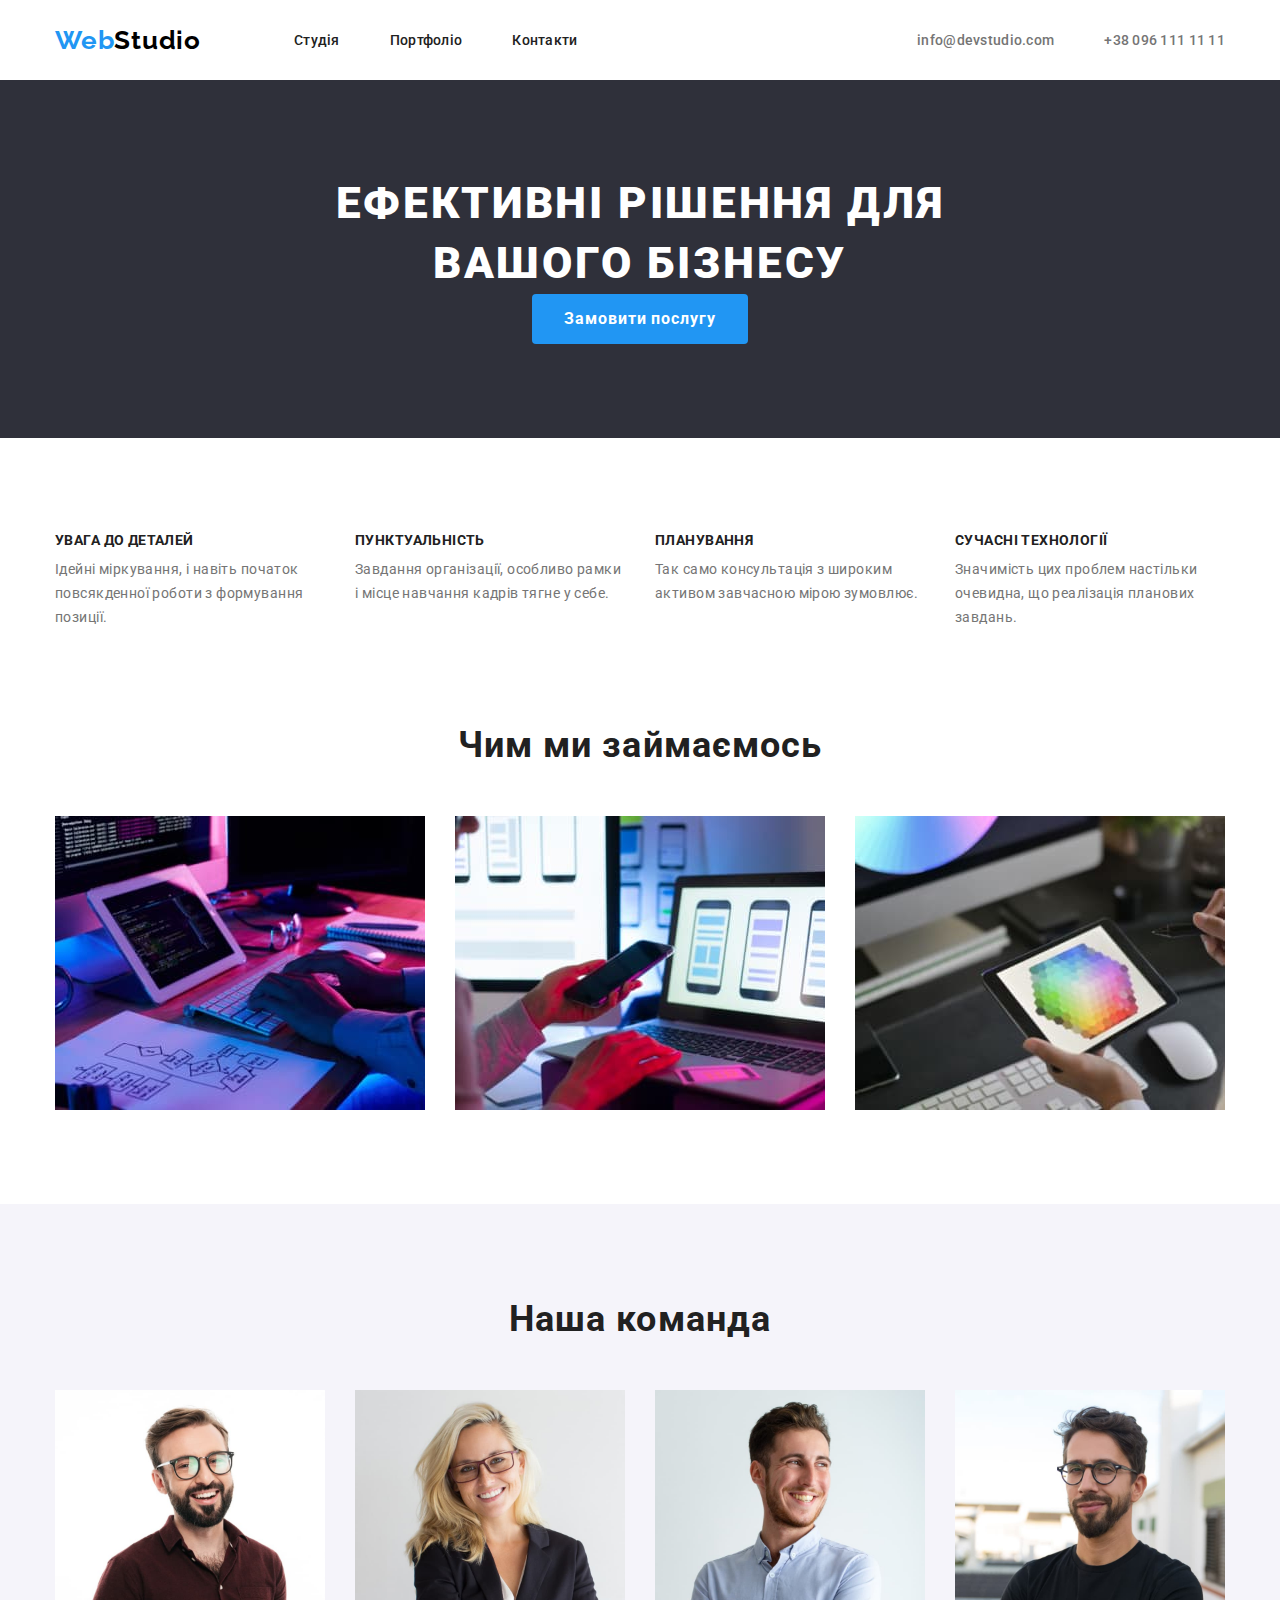
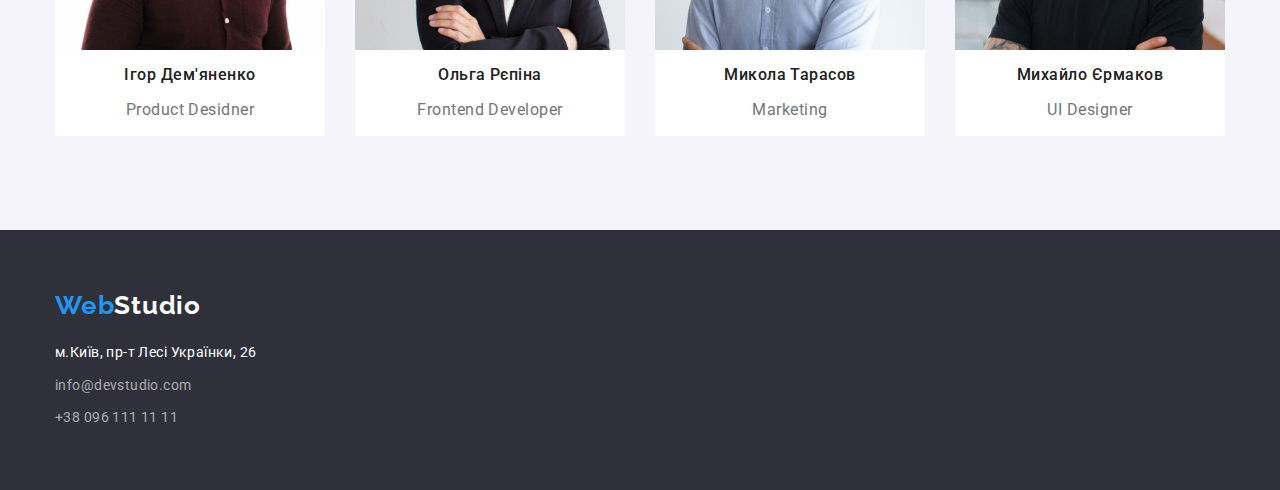
<file: index.html>
<!DOCTYPE html>
<html lang="uk">
<head>
    <meta charset="UTF-8">
    <meta http-equiv="X-UA-Compatible" content="IE=edge">
    <meta name="viewport" content="width=device-width, initial-scale=1.0">
    <title>Студія</title>
    <link rel="preconnect" href="https://fonts.googleapis.com">
    <link rel="preconnect" href="https://fonts.gstatic.com" crossorigin>
    <link href="https://fonts.googleapis.com/css2?family=Oleo+Script&family=Raleway:wght@700&family=Roboto:wght@400;500;700;900&display=swap" rel="stylesheet">
    <link rel="stylesheet" href="https://cdnjs.cloudflare.com/ajax/libs/modern-normalize/1.1.0/modern-normalize.min.css">
    <link rel="stylesheet" href="./css/styles.css">
</head>
<body>
    <header class="header">
     <div class="container"> 
        <div class="box-header">
            <nav class="nav">
          
                <a class="logo" href="./index.html">
                <span class="web">Web</span>Studio      
                </a>
                <ul class="header-ul">
                    <li class="header-list"><a class="header-link" href="./index.html">Студія</a></li>
                    <li class="header-list"><a class="header-link" href="./portfolio.html">Портфоліо</a></li>
                    <li class="header-list"><a class="header-link" href="./index.html">Контакти</a></li>
                </ul>
        </nav>
        <ul class="header-ul-contacts">
         <li class="header-nav"><a class="header-nav-link" href="mailto:info@devstudio.com">info@devstudio.com</a></li>
         <li class="header-nav"><a class="header-nav-link" href="tel:+380961111111">+38 096 111 11 11</a></li>
        </ul>
        </div>
     </div>

         
    </header>
   <main class="main">
    
    <section class="section-first">
        <div class="container"><h1 class="title-h1">Ефективні рішення для вашого бізнесу</h1>
            <button class="btn" type="button">Замовити послугу</button>
        </div>
    </section>   
    
    <section class="section-second-benefits">
       <div class="container">
         <!--Заголовок Н2 у подальшому буде приховано-->
         <h2 class="visually-hidden">Наші переваги</h2>

         <ul  class="benefits-list">
             <li class="main-list">
                 <h3 class="main-list-title">Увага до деталей</h3>
                 <p class="main-list-text">Ідейні міркування, і навіть початок повсякденної роботи з формування позиції.</p>
             </li>
             <li class="main-list">
                 <h3 class="main-list-title">Пунктуальність</h3>
                 <p class="main-list-text">Завдання організації, особливо рамки і місце навчання кадрів тягне у себе.</p>
             </li>
             <li class="main-list">
                 <h3 class="main-list-title">Планування</h3>
                 <p class="main-list-text">Так само консультація з широким активом завчасною мірою зумовлює.</p>
             </li>
             <li class="main-list">
                 <h3 class="main-list-title">Сучасні технології</h3>
                 <p class="main-list-text">Значимість цих проблем настільки очевидна, що реалізація планових завдань.</p>
             </li>
         </ul>
       </div>

       
    </section>
    <section class="section-second">
       <div class="container">
        
        <h2 class="title-h2">Чим ми займаємось</h2>
        <ul class="work-list">
            <li class="work-list-item"><img src="./images/img.jpg" alt="Хлопець працює з кодом" width="370"></li>
            <li class="work-list-item"><img src="./images/img-1.jpg" alt="Людина працює з комп'ютером" width="370"></li>
            <li class="work-list-item"><img src="./images/img-2.jpg" alt="Людина працює з планшетом" width="370"></li>
        </ul>
       </div>
    </section>
    <section class="section-third">
        <div class="container">
            <h2 class="title-h2-second">Наша команда</h2>
        <ul class="team-list">
            <li class="main-list">
                <img src="./images/img-3.jpg" alt="Зображення Ігоря Дем'яненка" width="270">
                <h3 class="main-list-title-h3">Ігор Дем'яненко</h3>
                <p class="main-list-txt">Product Desidner</p>
            </li>
            <li class="main-list">
                <img src="./images/img-4.jpg" alt="Зображення Ольги Рєпіної" width="270">
                <h3 class="main-list-title-h3">Ольга Рєпіна</h3>
                <p class="main-list-txt">Frontend Developer</p>
            </li>
            <li class="main-list">
                <img src="./images/img-5.jpg" alt="Зображення Миколи Тарасова" width="270">
                <h3 class="main-list-title-h3">Микола Тарасов</h3>
                <p class="main-list-txt">Marketing</p>
            </li>
            <li class="main-list">
                <img src="./images/img-6.jpg" alt="Зображення Михайла Єрмакова" width="270">
                <h3 class="main-list-title-h3">Михайло Єрмаков</h3>
                <p class="main-list-txt">UI Designer</p>
            </li>
        </ul>
        </div>
       
    </section>
   </main>
   <footer class="footer">
   <div class="container">
    <a class="logo-footer" href="./index.html"><span class="web">Web</span>Studio </a>
    <address class="address">
     <ul>
      <li class="footer-item">
          <a class="address-link"  href="https://goo.gl/maps/s2ohjZvprKdZfxi8A" 
          target="_blank"
          rel="noopener noreferrer nofollow">
              м.Київ, пр-т Лесі Українки, 26 </a>  
      </li>
      <li class="footer-item"><a class="footer-link" href="mailto:info@devstudio.com">info@devstudio.com</a></li>
      <li class="footer-item"><a class="footer-link" href="tel:+380961111111">+38 096 111 11 11</a></li>
     </ul>
    </address>
   </div>
   </footer>
    
</body>
</html>
</file>
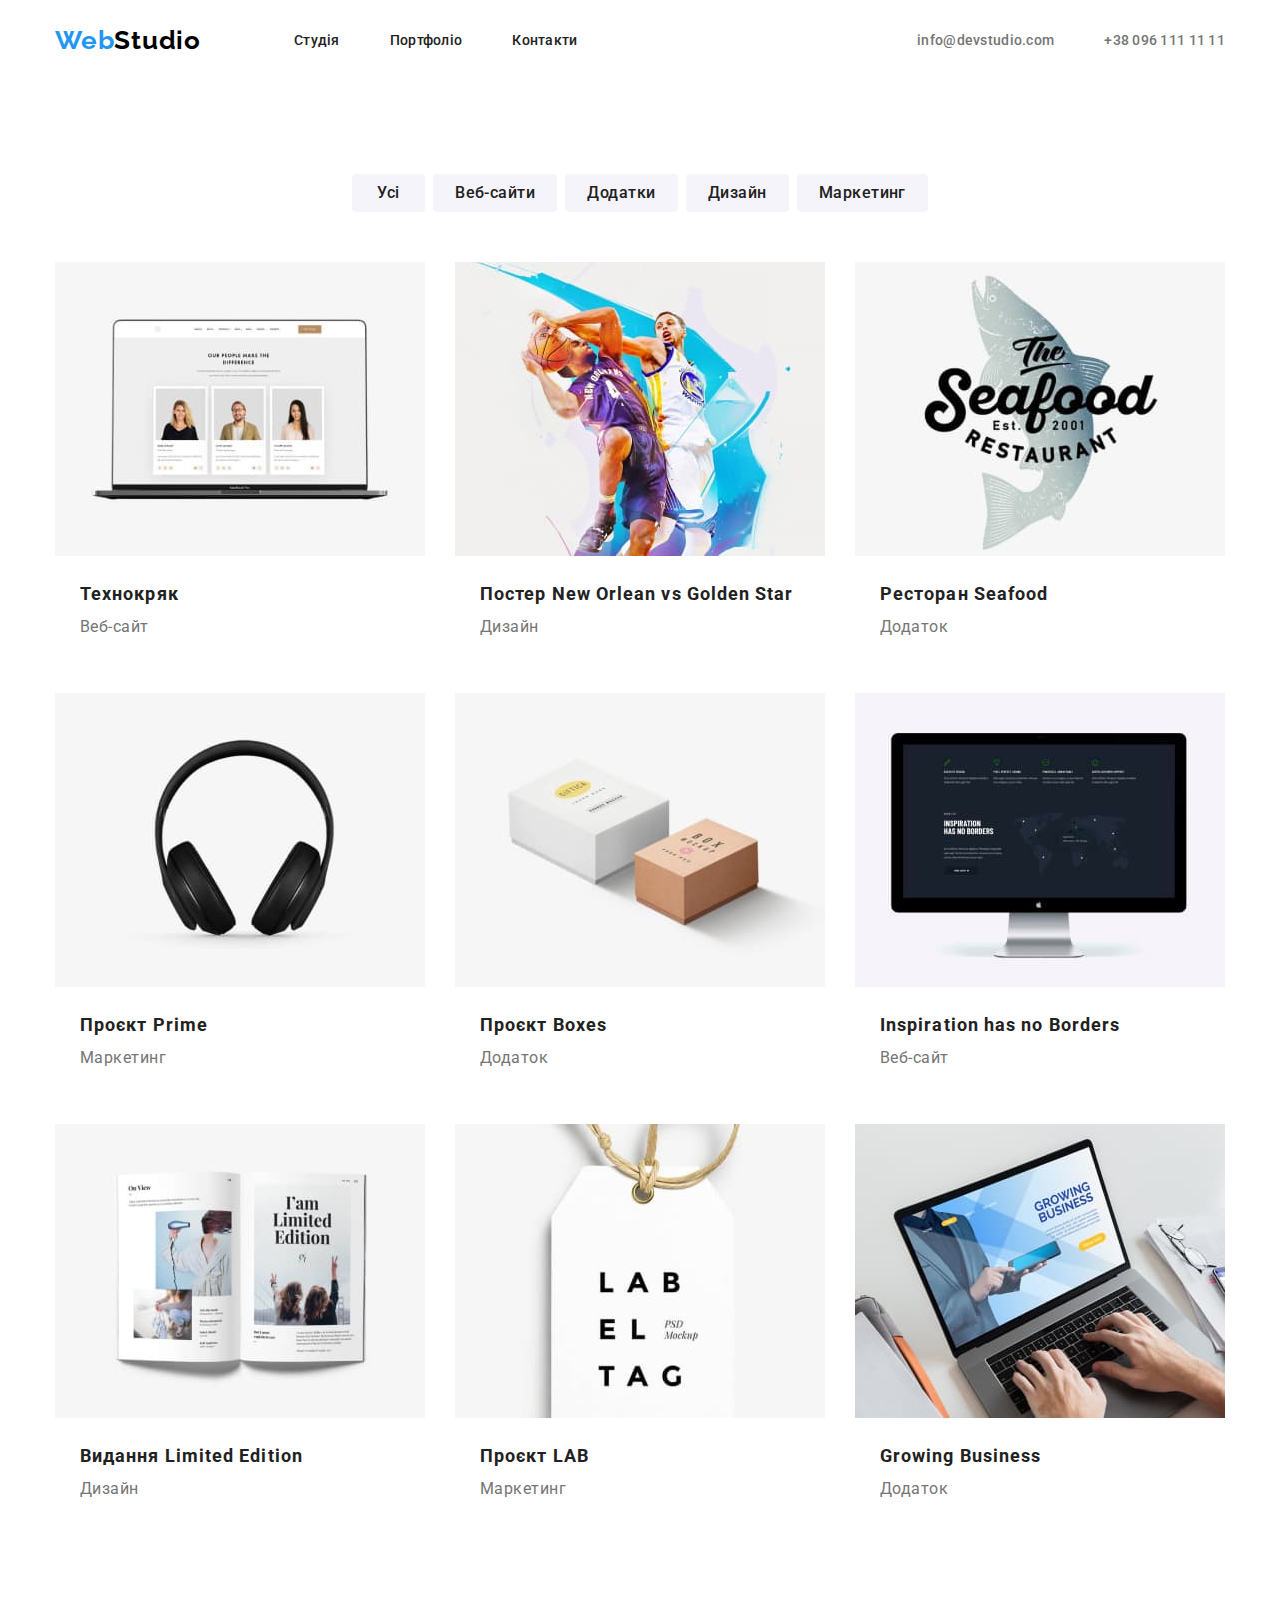
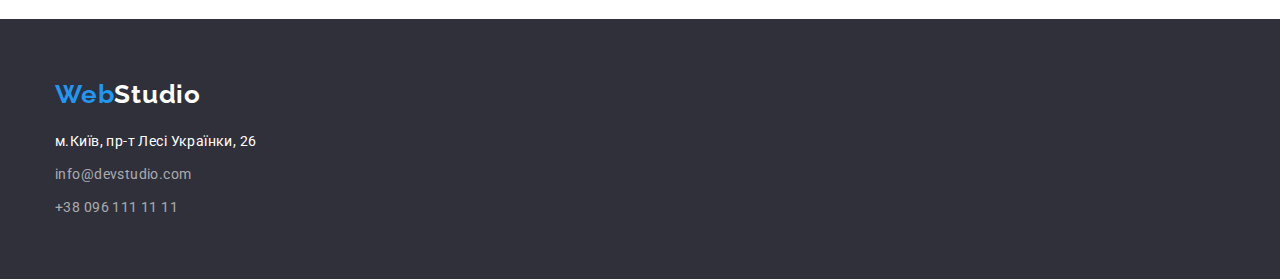
<file: portfolio.html>
<!DOCTYPE html>
<html lang="uk">
<head>
    <meta charset="UTF-8">
    <meta http-equiv="X-UA-Compatible" content="IE=edge">
    <meta name="viewport" content="width=device-width, initial-scale=1.0">
    <title>Portfolio</title>
    <link rel="preconnect" href="https://fonts.googleapis.com">
    <link rel="preconnect" href="https://fonts.gstatic.com" crossorigin>
    <link href="https://fonts.googleapis.com/css2?family=Oleo+Script&family=Raleway:wght@700&family=Roboto:wght@400;500;700;900&display=swap" rel="stylesheet">
    <link rel="stylesheet" href="https://cdnjs.cloudflare.com/ajax/libs/modern-normalize/1.1.0/modern-normalize.min.css">
    <link rel="stylesheet" href="./css/styles.css">
</head>
<body>
    <header class="header">
        <div class="container">
         <div class="box-header">
            <nav class="nav">
             
                <a class="logo" href="./index.html">
                <span class="web">Web</span>Studio      
                </a>
                <ul class="header-ul">
                    <li class="header-list"><a class="header-link" href="./index.html">Студія</a></li>
                    <li class="header-list"><a class="header-link" href="./portfolio.html">Портфоліо</a></li>
                    <li class="header-list"><a class="header-link" href="./index.html">Контакти</a></li>
                </ul>
        </nav>
        <ul class="header-ul-contacts">
         <li class="header-nav"><a class="header-nav-link" href="mailto:info@devstudio.com">info@devstudio.com</a></li>
         <li class="header-nav"><a class="header-nav-link" href="tel:+380961111111">+38 096 111 11 11</a></li>
        </ul>
         </div>
        </div>
   
            
       </header>
      <main class="main">
        <section class="section-portfolio">
            <div class="container portfolio-container">
                <h1 class="visually-hidden">Портфоліо</h1>
            <ul class="button-list">
                <li class="main-list"><button class="main-button" type = "button">Усі</button></li>
                <li class="main-list"><button class="main-button" type = "button">Веб-сайти</button></li>
                <li class="main-list"><button class="main-button" type = "button">Додатки</button></li>
                <li class="main-list"><button class="main-button" type = "button">Дизайн</button></li>
                <li class="main-list"><button class="main-button" type = "button">Маркетинг</button></li>
            </ul>  
            <ul class="portfolio-list">
                <li class="main-list">
                    <a href="./portfolio.html" >
                        <img src="./images/img-1-hw-2.jpg" alt="Люди на моніторі" width="370">
                        <div class="container-p-h2">
                            <h2 class="main-list-title-h2">Технокряк</h2>
                            <p class="txt">Веб-сайт</p>
                        </div>
                    </a>
                </li>
                <li class="main-list">
                    <a href="./portfolio.html">
                        <img src="./images/img-2-hw-2.jpg" alt="Баскетболісти" width="370">
                        <div class="container-p-h2">
                            <h2 class="main-list-title-h2">Постер New Orlean vs Golden Star</h2>
                            <p class="txt">Дизайн</p>
                        </div>
                    </a>
                </li>
                <li class="main-list">
                    <a href="./portfolio.html">
                        <img src="./images/img-3-hw-2.jpg" alt="Риба" width="370">
                        <div class="container-p-h2">
                            <h2 class="main-list-title-h2">Ресторан Seafood</h2>
                            <p class="txt">Додаток</p>
                        </div>
                    </a>
                </li>
                <li class="main-list">
                    <a href="./portfolio.html">
                        <img src="./images/img-4-hw-2.jpg" alt="Навушники" width="370">
                        <div class="container-p-h2">
                            <h2 class="main-list-title-h2">Проєкт Prime</h2>
                            <p class="txt">Маркетинг</p>
                        </div>
                    </a>
                </li>
                <li class="main-list"> 
                    <a href="./portfolio.html">
                        <img src="./images/img-5-hw-2.jpg" alt="Коробки" width="370">
                        <div class="container-p-h2">
                            <h2 class="main-list-title-h2">Проєкт Boxes</h2>
                            <p class="txt">Додаток</p>
                        </div>
                    </a>
                </li>
                <li class="main-list">
                    <a href="./portfolio.html">
                        <img src="./images/img-6-hw-2.jpg" alt="Монітор" width="370">
                        <div class="container-p-h2">
                            <h2 class="main-list-title-h2">Inspiration has no Borders</h2>
                            <p class="txt">Веб-сайт</p> 
                        </div>
                    </a>
                </li>
                <li class="main-list">
                    <a href="./portfolio.html">
                        <img src="./images/img-7-hw-2.jpg" alt="Книжка" width="370">
                        <div class="container-p-h2">
                            <h2 class="main-list-title-h2">Видання Limited Edition</h2>
                            <p class="txt">Дизайн</p>
                        </div>
                    </a>
                </li>
                <li class="main-list">
                    <a href="./portfolio.html">
                        <img src="./images/img-8-hw-2.jpg" alt="Бірка" width="370">
                        <div class="container-p-h2">
                            <h2 class="main-list-title-h2">Проєкт LAB</h2>
                            <p class="txt">Маркетинг</p>
                        </div>
                    </a>
                </li>
                <li class="main-list">
                    <a href="./portfolio.html">
                        <img src="./images/img-9-hw-2.jpg" alt="Ноутбук" width="370">
                        <div class="container-p-h2">
                            <h2 class="main-list-title-h2">Growing Business</h2>
                            <p class="txt">Додаток</p>
                        </div>
                    </a>
                </li>
            </ul>
            </div>
        </section>
       
    
        

      </main>
      <footer class="footer">
       <div class="container">
        <a class="logo-footer" href="./index.html"><span class="web">Web</span>Studio </a>
        <address class="address">
         <ul>
          <li class="footer-item">
              <a class="address-link"  href="https://goo.gl/maps/s2ohjZvprKdZfxi8A" 
              target="_blank"
              rel="noopener noreferrer nofollow">
                  м.Київ, пр-т Лесі Українки, 26 </a>  
          </li>
          <li class="footer-item"><a class="footer-link" href="mailto:info@devstudio.com">info@devstudio.com</a></li>
          <li class="footer-item"><a class="footer-link" href="tel:+380961111111">+38 096 111 11 11</a></li>
         </ul>
        </address>
       </div>
       </footer>
    
</body>
</html>
</file>
<file: css/styles.css>
:root {
    --primary-text-color: #212121;
    --text-color: #757575; 
    --accent-color: #2196F3;
    --original-black-color: #000; 
    --original-white-color: #fff;
    --primary-background-color: #2F303A;
    --white-background-color: #F5F4FA;
    --gray-color: rgba(255, 255, 255, 0.6);
    --white-second-section-color: #fff;
    --border-color: #EEEEEE;
    
}
body {
    font-family: "roboto", sans-serif;
    color: var(--primary-text-color);
    background-color: var(--white-second-section-color);
}
/*--------------------------------Утиліти--------------------------*/
ul {
    list-style-type: none ;
    padding: 0;
    margin: 0;
}
a {
    text-decoration: none;
}
img {
    display: block;
    max-width: 100%;
    height: auto;
}
/*-----------------------------------------HEADER-------------------------------*/
.header {
    background-color: var(--original-white-color);
}

.header-ul {
    display: flex;
    align-items: center;
    margin-left: 93px;
}

.header-list:not(:last-child) {
    margin-right: 50px;
}
.header-ul-contacts {
    display: flex;
    margin-left: auto;
    
}
.header-nav:not(:last-child) {
    margin-right: 50px;
}
.box-header {
    display: flex;
    align-items: center;
}
.nav {
    display: flex;
}
.header-link {
    display: block;
    padding: 32px 0;

    font-weight: 500;
    font-size: 14px;
    line-height: 1.17;
    letter-spacing: 0.02em;
    color: var(--primary-text-color);
    
}
.header-link:hover,
.header-link:focus {
    color: var(--accent-color);
}
.header-nav-link {
    font-weight: 500;
    font-size: 14px;
    line-height: 1.17;
    letter-spacing: 0.02em;
    color: var(--text-color);
}
.header-nav-link:hover,
.header-nav-link:focus {
    color: var(--accent-color);
}

.logo {
    padding: 25px 0 24px;
    
    font-family: "raleway";
    font-weight: 700;
    font-size: 26px;
    line-height: 1.19;
    letter-spacing: 0.03em;
    color: var(--original-black-color);
}
.web {
    font-family: "raleway";
    font-weight: 700;
    font-size: 26px;
    line-height: 1.19;
    letter-spacing: 0.03em;
    color: var(--accent-color);
}
/*-----------------------------------------MAIN (INDEX.HTML)---------------------------------*/

.container {
    width: 1200px;
    padding-left: 15px;
    padding-right: 15px;
    margin: 0 auto;
}

.section-third {
    margin-top: 0;
    margin-bottom: 0;
    padding-bottom: 94px;
    padding-top: 94px;
    
    background-color: var(--white-background-color);
}
.title-h1 {
    margin-top: 0;
    margin-bottom: 30px;
    max-width: 696px;
    margin: 0 auto;
    
    font-weight: 900;
    font-size: 44px;
    line-height: 1.36;
    letter-spacing: 0.06em;
    text-align: center;
    text-transform: uppercase;
    color: var(--original-white-color);
}
.section-first {
    margin-top: 0;
    margin-bottom: 0;
    padding: 94px 0;
    
    text-align: center;
    background-color: var(--primary-background-color);
}
.section-second {
    margin-top: 0;
    margin-bottom: 0;
    padding-bottom: 94px;
    padding-top: 94px;
}
.section-second-benefits {
        margin-top: 0;
        margin-bottom: 0;
        padding-top: 94px;
}
.benefits-list {
    display: flex;
    flex-wrap: wrap;
}
.benefits-list .main-list {
    width: 270px;
}
.benefits-list .main-list:not(:last-child) {
    margin-right: 30px;
}

.btn {
    display: inline-block;
    border-radius: 4px;
    padding: 10px 32px;
    min-width: 216px;
    border: 1px transparent;
    
    font-family: "roboto";
    font-weight: 700;
    font-size: 16px;
    line-height: 1.86;
    letter-spacing: 0.06em;
    text-align: center;
    cursor: pointer;
    color: var(--original-white-color);
    background-color: var(--accent-color); 
}
.btn:hover,
.btn:focus {
    background-color: var(--original-black-color);
}
.visually-hidden {
    position: absolute;
    white-space: nowrap;
    width: 1px;
    height: 1px;
    overflow: hidden;
    border: 0;
    padding: 0;
    clip: rect(0 0 0 0);
    clip-path: inset(50%);
    margin: -1px;
}
.main-list-title {
    margin-top: 0;
    margin-bottom: 10px;
    
    font-weight: 700;
    font-size: 14px;
    line-height: 1.17;
    letter-spacing: 0.03em;
    text-transform: uppercase;
    color: var(--primary-text-color);
}
.main-list-text {
    margin-top: 0;
    margin-bottom: 0;
    
    font-size: 14px;
    line-height: 1.71;
    letter-spacing: 0.03em;
    color: var(--text-color);
}
.work-list {
    display: flex;
    }
.work-list-item:not(:last-child) {
    margin-right: 30px;
}
.title-h2 {
    margin-top: 0;
    margin-bottom: 50px;
    
    font-weight: 700;
    font-size: 36px;
    line-height: 1.17;
    letter-spacing: 0.03em;
    text-align: center;
    color: var(--primary-text-color);
}
.title-h2-second {
    margin-bottom: 50px;
    margin-top: 0;

    font-weight: 700;
    font-size: 36px;
    line-height: 1.17;
    letter-spacing: 0.03em;
    text-align: center;
    color: var(--primary-text-color);
    
}
.section-third .main-list {
    background-color: var(--original-white-color);
}
.team-list {
    display: flex;
}
.team-list .main-list:not(:last-child) {
    margin-right: 30px;
}
.main-list-title-h3 {
    margin-top: 30;
    margin-bottom: 10;
    
    font-weight: 500;
    font-size: 16px;
    line-height: 1.17;
    letter-spacing: 0.03em;
    text-align: center;
    color: var(--primary-text-color);
}
.main-list-txt {
    margin-top: 0;
    margin-bottom: 30;
    
    font-size: 16px;
    line-height: 1.17;
    letter-spacing: 0.03em;
    text-align: center;
    color: var(--text-color); 
}
/*----------------------------------------------MAIN (PORTFOLIO.HTML)-------------------------------------*/

.section-portfolio {
    margin-top: 0;
    margin-bottom: 0;
    padding: 94px 0;

    background-color: var(--white-second-section-color);
}
.main-button {
   display: inline-block;
   border-radius: 4px;
   padding: 6px 22px;
   min-width: 73px;
   border: 1px var(--border-color);
   

   font-family: "roboto";
   font-weight: 500;
   font-size: 16px;
   line-height: 1.63;
   text-align: center;
   letter-spacing: 0.03em;
   cursor: pointer;
   color: var(--primary-text-color);
   background-color: var(--white-background-color);
}
 
.main-button:hover,
.main-button:focus {
    color: var(--original-white-color);
    background-color: var(--accent-color);
}
.button-list {
    display: flex;
    justify-content: center;
    
    margin-top: 0;
    margin-bottom: 50px;
}
 .button-list .main-list:not(:last-child) {
    margin-right: 8px;
 }

.portfolio-list {
    display: flex;
    flex-wrap: wrap;
    gap: 30px
    
}
.portfolio-list .main-list {
    width: calc((100%-60px)/3);
}
.container-p-h2 {
padding: 20px 24px;
border: 1px solid var(--original-white-color);
border-top: none;
}
.main-list-title-h2 {
    margin: 0;
    font-weight: 700;
    font-size: 18px;
    line-height: 2;
    letter-spacing: 0.06em;
    color: var(--primary-text-color);
}
.txt {
    margin: 0;
    font-size: 16px;
    line-height: 1.86;
    letter-spacing: 0.03em;
    color: var(--text-color);
}
/*---------------------------------------------FOOTER------------------------------------------*/
.footer {
    padding: 60px 0;
    
    background-color: var(--primary-background-color);
}
.logo-footer {
    display: inline-block;
    margin-bottom: 20px;
    
    font-family: "raleway";
    font-weight: 700;
    font-size: 26px;
    line-height: 1.19;
    letter-spacing: 0.03em;
    color: var(--original-white-color);
}
.address {
    font-style: normal;
}
.address-link {
    display: inline-block;
   
    font-weight: 400;
    font-size: 14px;
    line-height: 1.71;
    letter-spacing: 0.03em;
    color: var(--original-white-color);
    background-color: var(--primary-background-color);
}
.footer-item:not(:last-child) {
    margin-bottom: 9px;
}
.footer-link {
    display: inline-block;
    
    font-weight: 400;
    font-size: 14px;
    line-height: 1.71;
    letter-spacing: 0.03em;
    color: var(--gray-color);
    background-color: var(--primary-background-color);
}
</file>
